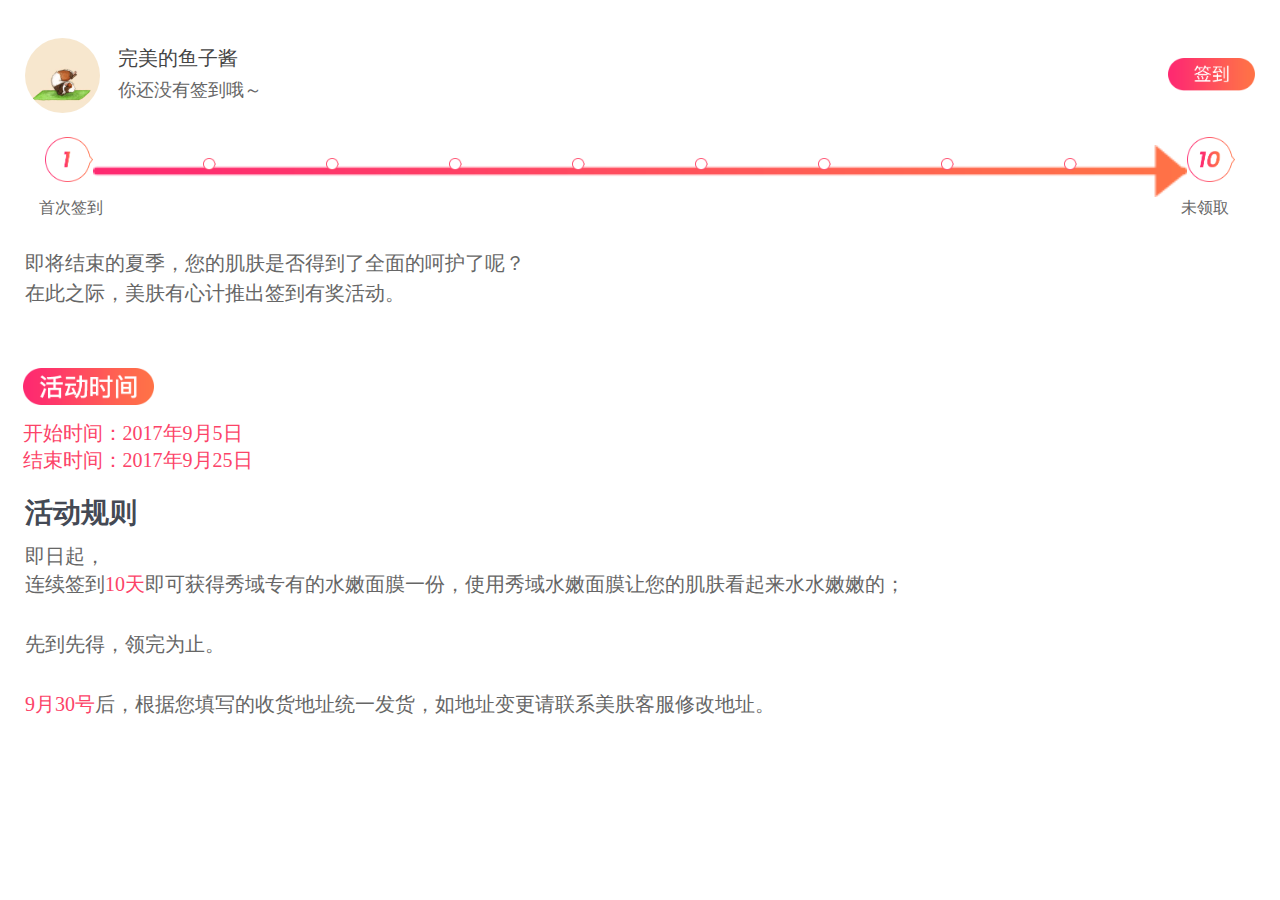
<file: index.html>
<!DOCTYPE html>
<html>
<head>
	<meta charset="utf-8">
    <meta name="viewport" content="width=device-width,initial-scale=1,maximum-scale=1,user-scalable=no" />
	<title>活动签到详情</title>
	<link rel="stylesheet" type="text/css" href="css/public.css">
	<link rel="stylesheet" type="text/css" href="css/index.css">
</head>
<body>
	<div class="cont">
		<div class="userinfo">
			<div class="headicon">
				<img src="img/1.jpg" alt="用户头像">
			</div>
			<div class="info">
				<p class="username">完美的鱼子酱</p>
				<p class="checksign">你还没有签到哦～</p>
			</div>
			<div class="sign">
				<img src="img/sign.png" alt="签到">
			</div>
		</div>
		<div class="fbtn"></div>
		<div class="mark">
			<div class="arrow"><img src="img/arrow.png"></div>
			<div class="signmark">
				<span class="first special"><img src="img/unfirst.png" alt="首次签到"><span class="fsign">首次签到</span></span>
				<span><img class="circle" src="img/uncircle.png" alt="签到"></span>
				<span><img class="circle" src="img/uncircle.png" alt="签到"></span>
				<span><img class="circle" src="img/uncircle.png" alt="签到"></span>
				<span><img class="circle" src="img/uncircle.png" alt="签到"></span>
				<span><img class="circle" src="img/uncircle.png" alt="签到"></span>
				<span><img class="circle" src="img/uncircle.png" alt="签到"></span>
				<span><img class="circle" src="img/uncircle.png" alt="签到"></span>
				<span><img class="circle" src="img/uncircle.png" alt="签到"></span>
				<span class="last special"><img src="img/unlast.png" alt="末次签到"><span class="lsign">未领取</span></span>
			</div>
		</div>
		<div class="open">
			<p>即将结束的夏季，您的肌肤是否得到了全面的呵护了呢？</p>
			<p>在此之际，美肤有心计推出签到有奖活动。</p>
		</div>
		<div class="time">
			<p class="playtime"><img src="img/playtime.png" alt="活动时间"></p>
			<p>开始时间：2017年9月5日</p>
			<p>结束时间：2017年9月25日</p>
		</div>
		<div class="rule">
			<h2>活动规则</h2>
			<p>即日起，</br>连续签到<span class="warn">10天</span>即可获得秀域专有的水嫩面膜一份，使用秀域水嫩面膜让您的肌肤看起来水水嫩嫩的；</p>
			<p>先到先得，领完为止。</p>
			<p><span class="warn">9月30号</span>后，根据您填写的收货地址统一发货，如地址变更请联系美肤客服修改地址。</p>
		</div>		
	</div>
</body>
<script src="js/jquery-3.1.1.min.js"></script>
<script src="js/moment.min.js"></script>
<script src="js/index.js"></script>
</html>
</file>
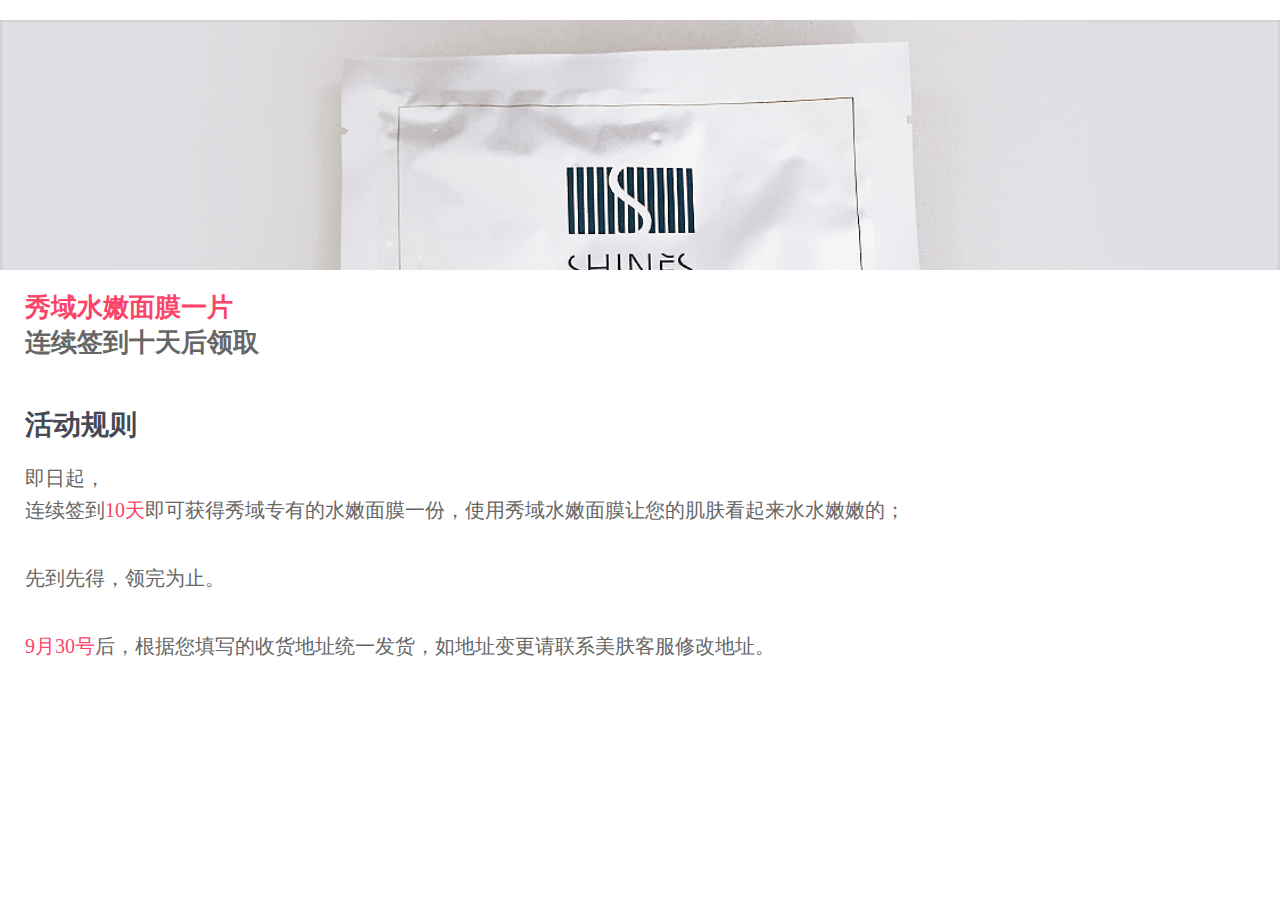
<file: award.html>
<!DOCTYPE html>
<html>
<head>
	<meta charset="utf-8">
    <meta name="viewport" content="width=device-width,initial-scale=1,maximum-scale=1,user-scalable=no" />
	<title>奖品</title>
	<link rel="stylesheet" type="text/css" href="css/public.css">
	<link rel="stylesheet" type="text/css" href="css/award.css">
</head>
<body>
	<div class="cont">
		<div class="banner">
			<img src="img/product.png" alt="奖品展示图">
		</div>
		<div class="info">
			<h2 class="name">秀域水嫩面膜一片</h2>
			<h2>连续签到十天后领取</h2>
		</div>
		<div class="rule">
			<h2>活动规则</h2>
			<p>即日起，</br>连续签到<span class="warn">10天</span>即可获得秀域专有的水嫩面膜一份，使用秀域水嫩面膜让您的肌肤看起来水水嫩嫩的；</p>
			<p>先到先得，领完为止。</p>
			<p><span class="warn">9月30号</span>后，根据您填写的收货地址统一发货，如地址变更请联系美肤客服修改地址。</p>
		</div>		
	</div>
</body>
</html>
</file>
<file: css/public.css>
@charset "utf-8";
/*public*/
html,body{
  width:100%;
  height:100%;
  font-family:"STHeiti","黑体-简","黑体","Microsoft Yahei";
}
header,section,aside,article,footer{
  display:block;
}
html,body,div,h1,h2,h3,h4,h5,h6,p,ul,li,ol,dd,dl,dt,header,section,aside,article,footer{
  box-sizing: border-box;
  margin:0;
  padding:0;
}
ul,li,ol{
  list-style: none;
}
a{
  text-decoration: none;
  cursor:pointer;
}
input,button,select,option,textarea{
  border:none;
  outline:none;
}
img{
  width:100%;
}
/* 适应窗口大小 */
@media screen and (min-width: 320px) {
	*{
		font-size: 14px;
	}
}
@media screen and (min-width: 360px) {
	*{
		font-size: 16px;
	}
}
@media screen and (min-width: 440px) {
	*{
		font-size: 20px;
	}
}
.cont{
    width: 100%;
    color: #666;
    -webkit-text-size-adjust: none;/**-webkit-text-size-adjust针对iPhone解决该问题.**/
  }
</file>
<file: css/index.css>
.cont{
	position: relative;
}
.fbtn{
	position: absolute;
	width: 4.375em;
	height: 1.75em;
	right: 1.25em;
	top: 2.875em;
	display: none;
}
.userinfo{
	width: 100%;
	height: 6.25em;
	padding: 1.875em 1.25em 0;
	display: flex;
}
.headicon{
	fiex: 0 0  3.75em;
	width: 3.75em;
	height: 3.75em;
	border-radius: 50%;
	overflow:hidden;
}
.info{
	flex: 1;
	margin-left: 0.9em;
}
.info p:nth-child(1){
	color: #454545;
	font-weight: 500;
	line-height: 2em;
}
.info p:nth-child(2){
	color: #666;
	font-size: 0.9em;
}
.sign{
	flex: 0 0 4.375em;
	width: 4.375em;
	height: 3.75em;
	padding: 1em 0;
}
.mark{
	width: 100%;
	height: 6.125em;		
	padding:0 1.25em;
	position: relative;
}
.arrow{
	width: 100%;
	line-height: 2.1em;
	padding: 1em 3.4em 0;
}
.signmark{
	position: absolute;
	top: 0;
	left: 0;
	width:100%;
	padding:12px 2.25em 0;
	display: flex;
	justify-content: space-between;
}
.mark span{
	display: inline-block;
	flex: 0 0 0.625em;
	width: 0.625em;
	height:0.625em;
	margin-top: 0.75em;
}
.mark .special{
	flex: 0 0 2.4em;
	height:2.35em;
	width: 2.4em;
	margin-top: 0;
	position: relative;
}
.mark .fsign,.mark .lsign{
	width: 4.2em;
	position: absolute;
	bottom: -1.5em;
	left: 50%;
	margin-left: -1.875em;
	font-size: 0.8em;
}
.open{
	height:6em;
	line-height: 1.5em;
	padding:0 1.25em;
}
.time{
	color: #fc4368;
	height: 7em;
	font-size: 0.9em;
	line-height: 1.5em;
	font-weight: 400;
	padding:0 1.25em;
}
.playtime{
	width: 6.56em;
	height: 1.875em;
	margin-bottom: 0.75em;
}
.rule{
	padding:0 1.25em;
}
.rule h2{
	font-size: 1.4em;
	color: #444954;
}
.rule p{
	line-height: 1.4em;
	margin-top: 1.6em;
}
.rule p:nth-child(2){
	margin-top: 0.5em;
}
.warn{
	color: #fc4368;
}
</file>
<file: css/award.css>
.cont{
	// position: relative;
	height:100%;
}
.banner{
	padding-top: 1em;
	width: 100%;
	height: 13.5em;
	overflow: hidden;
}
.rule{
	padding:20px 1.25em 0;
}
.rule h2{
	font-size: 1.4em;
	color: #444954;
}
.rule p{
	line-height: 1.6em;
	margin-top: 1.8em;
}
.rule p:nth-child(2){
	margin-top: 0.9em;
}
.warn{
	color: #fc4368;
}
// .togofor{
// 	position: absolute;
// 	bottom:0;
// 	left:0;
// 	width:100%;
// 	height: 3.45em;
// }
.info{
	padding:1em 1.25em;
	height: 5.8em;
	line-height: 1.75em;
}
.name{
	color: #fc4368;
}
.info h2{
	font-size: 1.3em;
}
</file>
